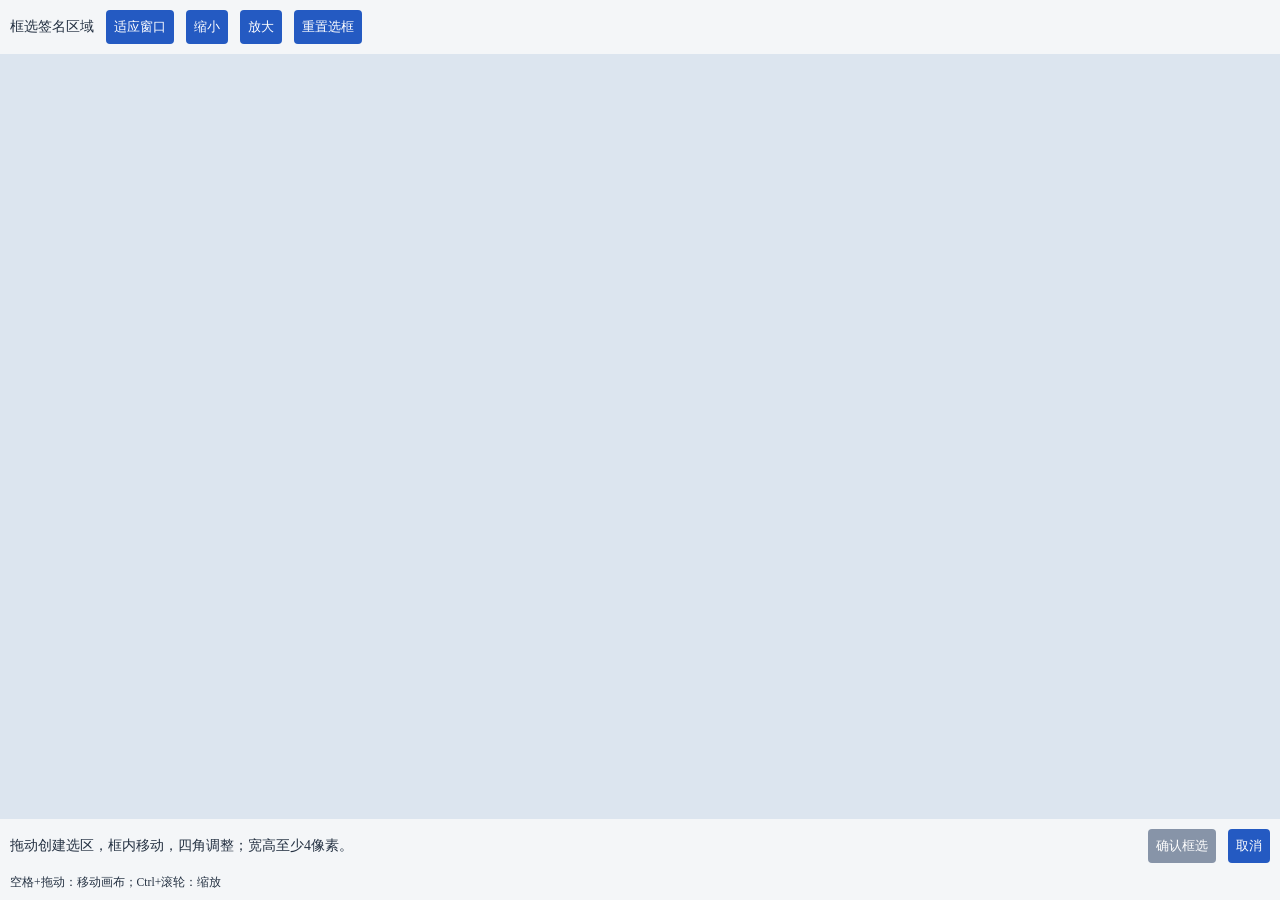
<file: app/crop/index.html>
<!doctype html><html lang="zh-CN"><meta charset="utf-8"><style>
*{box-sizing:border-box}body{margin:0;font:14px 'Microsoft YaHei';background:#f4f6f8;color:#243142;height:100vh;overflow:hidden;display:flex;flex-direction:column}header,footer{flex-shrink:0;flex-wrap:wrap;padding:10px;display:flex;gap:12px;align-items:center}button{background:#245ac2;color:white;border:0;border-radius:4px;padding:8px}button:disabled{background:#8794a8}#view{position:relative;flex:1;overflow:hidden;min-height:0;background:#dce5ef;touch-action:none}#stage{position:absolute;touch-action:none;user-select:none}img{display:block;width:100%;height:100%;pointer-events:none}#box{position:absolute;border:2px solid #245ac2;background:#245ac222;cursor:move}i{position:absolute;width:12px;height:12px;background:white;border:2px solid #245ac2}i:nth-child(1){left:-7px;top:-7px;cursor:nwse-resize}i:nth-child(2){right:-7px;top:-7px;cursor:nesw-resize}i:nth-child(3){right:-7px;bottom:-7px;cursor:nwse-resize}i:nth-child(4){left:-7px;bottom:-7px;cursor:nesw-resize}
footer #message{flex:1;min-width:180px}footer small{flex-basis:100%}#view.hand,#view.hand *{cursor:grab!important}#view.panning,#view.panning *{cursor:grabbing!important}</style><header>框选签名区域 <button id="fit">适应窗口</button><button id="minus">缩小</button><button id="plus">放大</button><button id="reset">重置选框</button><span id="info"></span></header><div id="view"><div id="stage"><img id="image"><div id="box" hidden><i data-corner="0"></i><i data-corner="1"></i><i data-corner="2"></i><i data-corner="3"></i></div></div></div><footer><span id="message">拖动创建选区，框内移动，四角调整；宽高至少4像素。</span><button id="confirm" disabled>确认框选</button><button id="cancel">取消</button><small>空格+拖动：移动画布；Ctrl+滚轮：缩放</small></footer><script>const data=/* DATA */;/* SCRIPT */</script></html>
</file>
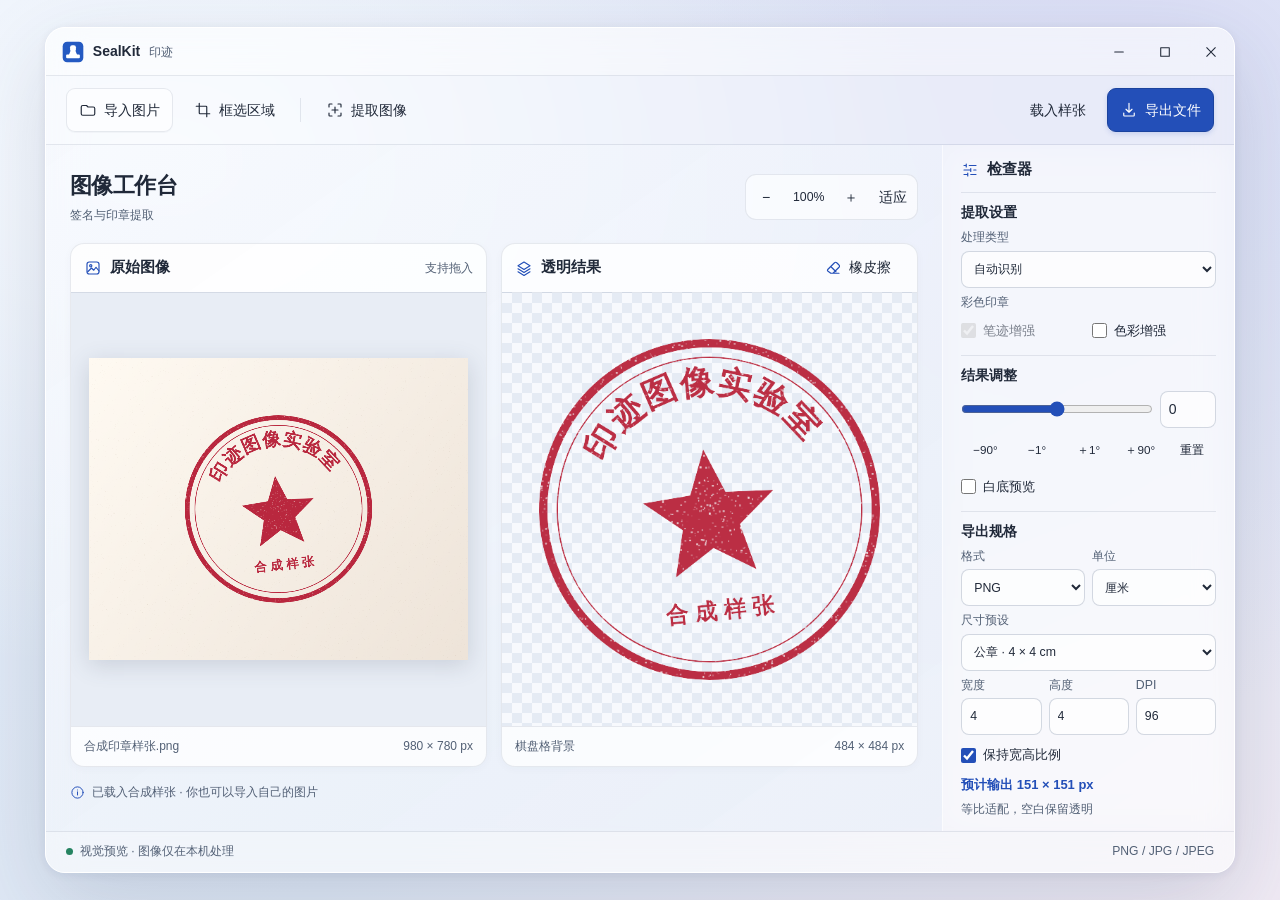
<file: ui_sealkit_preview.html>
<!doctype html>
<html lang="zh-CN">
<head>
<meta charset="utf-8">
<meta name="viewport" content="width=device-width, initial-scale=1">
<title>SealKit 印迹 · 视觉预览</title>
<style>
  :root{color-scheme:light;--ink:#202939;--muted:#526075;--line:#273e621b;--blue:#234fb8;--blue-hover:#1b419e;--paper:#fff;--glass:#ffffff42;--mist:#edf2fa}
  *{box-sizing:border-box}
  body{margin:0;min-height:100vh;padding:clamp(12px,3vh,42px) clamp(10px,3.5vw,56px);display:grid;align-items:center;background:radial-gradient(ellipse at 12% 18%,#f7faff 0,transparent 49%),radial-gradient(ellipse at 88% 4%,#dcdff6 0,transparent 55%),linear-gradient(145deg,#e3ecf8,#dee7f4 62%,#f0eaf4);color:var(--ink);font:0.875rem/1.5 "Segoe UI Variable","Segoe UI","Microsoft YaHei UI",sans-serif}
  button,input,select{font:inherit;color:inherit}
  button,select,input[type=checkbox],input[type=range]{cursor:pointer}
  button{min-height:44px;border:1px solid transparent;border-radius:9px;background:transparent;padding:0 12px;display:inline-flex;align-items:center;justify-content:center;gap:7px;white-space:nowrap;transition:background 150ms,border-color 150ms}
  button:hover{background:#284d9310}
  button:active{background:#284d9321}
  button:disabled{opacity:.45;cursor:default;background:transparent}
  :focus-visible{outline:3px solid #3074dc;outline-offset:2px}
  [hidden]{display:none!important}
  .icon{width:18px;height:18px;flex:none;fill:none;stroke:currentColor;stroke-width:1.55;stroke-linecap:round;stroke-linejoin:round}
  .window{width:100%;max-width:1450px;margin:auto;border:1px solid #fff;border-radius:20px;overflow:hidden;background:#ffffff59;backdrop-filter:blur(18px);box-shadow:0 28px 85px #24395e29,0 2px 12px #23375d14}
  .window.max{max-width:none;border-radius:0}
  body:has(.window.max){padding:0;align-items:start}
  .titlebar{height:48px;display:flex;align-items:center;justify-content:space-between;border-bottom:1px solid var(--line);background:#ffffff56}
  .brand{display:flex;align-items:center;gap:9px;padding-inline:16px}
  .brand svg{width:22px;height:22px}
  .brand b{font-size:.875rem;font-weight:650}
  .brand span{color:var(--muted);font-size:.75rem}
  .caption{display:flex;height:100%}
  .caption button{border:0;border-radius:0;width:46px;padding:0}
  .caption svg{width:12px;height:12px;stroke-width:1.25}
  .caption .close:hover{color:#fff;background:#c42b1c}
  .toolbar{padding:12px 20px;display:flex;align-items:center;flex-wrap:wrap;gap:8px;border-bottom:1px solid var(--line)}
  .toolbar .divider{height:24px;border-left:1px solid var(--line);margin:0 4px}
  .push{margin-inline-start:auto}
  .secondary{background:#ffffff89;border-color:var(--line);box-shadow:0 1px 1px #24395e09}
  .primary{background:var(--blue);color:#fff;border-color:#1b439e;box-shadow:0 2px 5px #234fb82b}
  .primary:hover,.primary:active{background:var(--blue-hover)}
  .primary:disabled{background:#52658e;color:#fff}
  .work{display:grid;grid-template-columns:minmax(0,1fr) 292px;min-height:590px}
  .workspace{padding:24px;background:linear-gradient(145deg,#f5f8fd99,#eaf0fa90);min-width:0}
  h1,h2,h3,p{margin:0}
  h1{font-size:1.4rem;letter-spacing:-.025em;font-weight:660}
  h2{font-size:.94rem;font-weight:660}
  h3{font-size:.88rem;font-weight:650}
  .work-head{display:flex;align-items:center;justify-content:space-between;gap:8px;margin-bottom:18px;flex-wrap:wrap}
  .work-head p{color:var(--muted);font-size:.78rem;margin-top:3px}
  .view-controls{display:flex;align-items:center;gap:2px;border:1px solid var(--line);background:#fff9;border-radius:11px;padding:0 2px}
  .view-controls button{min-width:36px;padding:0 7px}
  .view-controls output{min-width:45px;text-align:center;font-size:.77rem;font-variant-numeric:tabular-nums}
  .panels{display:grid;grid-template-columns:repeat(2,minmax(0,1fr));gap:14px}
  .panel{min-width:0;border:1px solid var(--line);border-radius:14px;overflow:hidden;background:#ffffffc4;box-shadow:0 2px 8px #24395e08}
  .panel header,.panel footer{display:flex;align-items:center;justify-content:space-between;gap:6px;padding:0 13px;min-height:48px}
  .panel header div{display:flex;align-items:center;gap:8px}
  .panel header .icon{color:var(--blue)}
  .panel footer{min-height:40px;border-top:1px solid var(--line);color:var(--muted);font-size:.75rem;font-variant-numeric:tabular-nums}
  .file-name{overflow:hidden;text-overflow:ellipsis;white-space:nowrap}
  .panel footer span:last-child{flex:none}
  .viewport{position:relative;height:clamp(280px,35vw,434px);overflow:auto;display:grid;border-top:1px solid var(--line);background:#e8edf5;overscroll-behavior:contain}
  .viewport.dragover{outline:3px solid var(--blue);outline-offset:-3px}
  .viewport .art{display:block;margin:auto;max-width:none;max-height:none}
  .source .art{box-shadow:0 5px 22px #4b556a31}
  .checker{background:repeating-conic-gradient(#e5ebf4 0% 25%,#f7f9fd 0% 50%) 0 0/20px 20px}
  .checker.white{background:#fff}
  .empty{place-self:center;padding:16px;text-align:center;color:var(--muted)}
  .status-strip{display:flex;align-items:center;gap:7px;margin-top:16px;color:var(--muted);font-size:.78rem;flex-wrap:wrap}
  .status-strip .icon{color:var(--blue);width:15px;height:15px}
  .inspector{background:var(--glass);backdrop-filter:blur(16px);border-left:1px solid #fff9;padding:18px}
  .inspector-title{display:flex;align-items:center;gap:8px;padding-bottom:11px}
  .inspector-title .icon{color:var(--blue)}
  .group{border-top:1px solid var(--line);padding:12px 0;display:grid;gap:8px}
  .group:last-child{padding-bottom:0}
  .field{display:grid;gap:4px;color:var(--muted);font-size:.77rem;min-width:0}
  select,input[type=number]{width:100%;min-width:0;background:#ffffffab;border:1px solid #53688840;border-radius:8px;min-height:37px;padding:4px 8px;color:var(--ink)}
  input[type=checkbox],input[type=range]{accent-color:var(--blue)}
  input[type=range]{width:100%;margin:0}
  .row{display:flex;gap:7px;align-items:center}
  .row>*{min-width:0}
  .grid2,.grid3{display:grid;gap:7px;grid-template-columns:repeat(2,minmax(0,1fr))}
  .grid3{grid-template-columns:repeat(3,minmax(0,1fr))}
  .toggle{min-height:35px;display:flex;align-items:center;gap:7px;cursor:pointer;color:var(--ink);font-size:.81rem}
  .toggle input{width:15px;height:15px;margin:0}
  .toggle:has(:disabled){opacity:.58}
  .note{font-size:.75rem;color:var(--muted)}
  .estimate{font-variant-numeric:tabular-nums;font-weight:650;color:var(--blue);font-size:.81rem}
  .format-note{min-height:1.1rem}
  .rotate-buttons{display:grid;grid-template-columns:repeat(5,1fr);gap:3px}
  .rotate-buttons button{padding:0 2px;min-height:34px;font-size:.73rem}
  .window-footer{padding:0 20px;min-height:41px;display:flex;justify-content:space-between;align-items:center;gap:10px;flex-wrap:wrap;background:#ffffff57;border-top:1px solid var(--line);color:var(--muted);font-size:.76rem}
  .window-footer span:first-child{display:flex;align-items:center;gap:7px}
  .dot{width:7px;height:7px;border-radius:50%;background:#258361}
  .restore{margin:auto}
  .window.collapsed .hide-on-collapse{display:none}
  dialog{width:min(640px,calc(100% - 24px));max-height:calc(100% - 24px);padding:0;border:1px solid #fff;border-radius:16px;background:#f3f6fc;color:var(--ink);box-shadow:0 24px 80px #192b5648}
  dialog::backdrop{background:#24375666;backdrop-filter:blur(6px)}
  dialog header,dialog footer{padding:12px 16px;display:flex;align-items:center;gap:8px;flex-wrap:wrap}
  dialog footer{justify-content:flex-end}
  .crop-view{height:min(48vh,370px);background:#e1e8f3;overflow:auto;display:grid;padding:12px}
  .crop-art{position:relative;margin:auto;touch-action:none;cursor:crosshair;line-height:0}
  .crop-art canvas{width:100%;height:auto}
  .selection{position:absolute;border:2px solid #285fcd;background:#377df232;pointer-events:none;box-shadow:0 0 0 1px #fff}
  .crop-fields{display:grid;grid-template-columns:repeat(4,minmax(0,1fr));gap:8px;padding:10px 16px 0}
  .editbar{display:flex;flex-wrap:wrap;gap:4px;padding:6px 8px;border-top:1px solid var(--line)}
  .editbar button{min-height:36px;padding:0 6px;font-size:.75rem}
  .editbar label{display:flex;align-items:center;gap:6px;font-size:.75rem;padding:0 5px}
  .editbar input{width:65px}
  .editing .art{touch-action:none;cursor:none}
  .editing .art.grab{cursor:grab}
  .brush-cursor{position:fixed;z-index:2;pointer-events:none;border:1px solid var(--ink);border-radius:50%;box-shadow:0 0 0 1px #fff;transform:translate(-50%,-50%)}
  @media(max-width:1020px){.work{grid-template-columns:minmax(0,1fr) 254px}.workspace{padding:16px}.inspector{padding:14px}.panel header,.panel footer{padding-inline:9px}}
  @media(max-width:770px){.work{grid-template-columns:1fr}.inspector{border-top:1px solid var(--line);border-left:0;display:grid;grid-template-columns:repeat(2,minmax(0,1fr));gap:0 16px}.inspector-title{grid-column:1/-1}.viewport{height:300px}.toolbar,.window-footer{padding-inline:12px}}
  @media(max-width:510px){.panels{grid-template-columns:1fr}.viewport{height:268px}.workspace{padding:12px}.toolbar .divider{display:none}.toolbar button{padding-inline:8px}.toolbar .push{margin-inline-start:0}}
  @media(min-width:771px) and (max-height:930px){.work{min-height:0}.inspector{padding-block:13px}.group{padding:9px 0;gap:5px}.toggle{min-height:30px}}
  @media(prefers-reduced-motion:reduce){*,*::before,*::after{transition:none!important}}
</style>
</head>
<body>
<svg xmlns="http://www.w3.org/2000/svg" aria-hidden="true" width="0" height="0" style="position:absolute">
  <symbol id="open-icon" viewBox="0 0 24 24"><path d="M3 8a2 2 0 0 1 2-2h5l2 2h7a2 2 0 0 1 2 2v7a2 2 0 0 1-2 2H5a2 2 0 0 1-2-2Z"/></symbol>
  <symbol id="crop-icon" viewBox="0 0 24 24"><path d="M7 3v13a1 1 0 0 0 1 1h13M3 7h13a1 1 0 0 1 1 1v13"/></symbol>
  <symbol id="scan-icon" viewBox="0 0 24 24"><path d="M8 4H5a1 1 0 0 0-1 1v3m12-4h3a1 1 0 0 1 1 1v3M4 16v3a1 1 0 0 0 1 1h3m12-4v3a1 1 0 0 1-1 1h-3M8 12h8m-4-4v8"/></symbol>
  <symbol id="export-icon" viewBox="0 0 24 24"><path d="M12 3v12m-4-4 4 4 4-4M5 16v3a1 1 0 0 0 1 1h12a1 1 0 0 0 1-1v-3"/></symbol>
  <symbol id="image-icon" viewBox="0 0 24 24"><rect x="4" y="4" width="16" height="16" rx="3"/><circle cx="9" cy="9" r="1.5"/><path d="m5 17 5-5 3 3 3-4 4 5"/></symbol>
  <symbol id="layers-icon" viewBox="0 0 24 24"><path d="m12 4 8 5-8 5-8-5 8-5Zm-8 9 8 5 8-5m-16 4 8 5 8-5"/></symbol>
  <symbol id="eraser-icon" viewBox="0 0 24 24"><path d="m5 14 9-9a2 2 0 0 1 3 0l3 3a2 2 0 0 1 0 3l-8 8H9l-4-3a1.5 1.5 0 0 1 0-2Zm4-4 7 7m-5 2h9"/></symbol>
  <symbol id="sliders-icon" viewBox="0 0 24 24"><path d="M4 6h3m4 0h9M4 12h9m4 0h3M4 18h5m4 0h7M7 4v4m6 2v4M9 16v4"/></symbol>
  <symbol id="info-icon" viewBox="0 0 24 24"><circle cx="12" cy="12" r="9"/><path d="M12 11v5m0-8h.01"/></symbol>
</svg>
<div class="window" id="window">
  <header class="titlebar">
    <div class="brand">
      <svg viewBox="0 0 256 256" aria-hidden="true"><rect x="8" y="8" width="240" height="240" rx="52" fill="#245ac2"/><rect x="94" y="48" width="68" height="72" rx="24" fill="white"/><polygon points="104,102 152,102 176,164 80,164" fill="white"/><rect x="48" y="158" width="160" height="44" rx="12" fill="white"/></svg>
      <b>SealKit</b><span>印迹</span>
    </div>
    <div class="caption" aria-label="预览窗口控件">
      <button id="minimize" type="button" aria-label="最小化预览" title="最小化"><svg class="icon" viewBox="0 0 14 14" aria-hidden="true"><path d="M2 7h10"/></svg></button>
      <button id="maximize" type="button" aria-label="最大化预览" title="最大化"><svg class="icon" viewBox="0 0 14 14" aria-hidden="true"><path id="maxGlyph" d="M2 2h10v10H2Z"/></svg></button>
      <button id="close" class="close" type="button" aria-label="关闭预览" title="关闭"><svg class="icon" viewBox="0 0 14 14" aria-hidden="true"><path d="m2 2 10 10M12 2 2 12"/></svg></button>
    </div>
  </header>
  <nav class="toolbar hide-on-collapse" aria-label="图像操作">
    <button id="import" class="secondary" type="button"><svg class="icon" aria-hidden="true"><use href="#open-icon"/></svg>导入图片</button>
    <input id="file" type="file" accept="image/png,image/jpeg,.png,.jpg,.jpeg" hidden>
    <button id="crop" type="button"><svg class="icon" aria-hidden="true"><use href="#crop-icon"/></svg>框选区域</button>
    <span class="divider" aria-hidden="true"></span>
    <button id="extract" type="button"><svg class="icon" aria-hidden="true"><use href="#scan-icon"/></svg>提取图像</button>
    <button id="sample" class="push" type="button">载入样张</button>
    <button id="export" class="primary" type="button"><svg class="icon" aria-hidden="true"><use href="#export-icon"/></svg>导出文件</button>
  </nav>
  <main class="work hide-on-collapse">
    <section class="workspace" aria-labelledby="workspaceTitle">
      <div class="work-head">
        <div><h1 id="workspaceTitle">图像工作台</h1><p>签名与印章提取</p></div>
        <div class="view-controls" role="group" aria-label="画布缩放">
          <button id="zoomOut" type="button" aria-label="缩小画布">−</button>
          <output id="zoomValue" aria-label="相对适应倍率">100%</output>
          <button id="zoomIn" type="button" aria-label="放大画布">＋</button>
          <button id="fit" type="button">适应</button>
        </div>
      </div>
      <div class="panels">
        <article class="panel">
          <header><div><svg class="icon" aria-hidden="true"><use href="#image-icon"/></svg><h2>原始图像</h2></div><span class="note">支持拖入</span></header>
          <div id="sourceView" class="viewport source" tabindex="0" aria-label="原图画布，可拖入 PNG 或 JPEG">
            <canvas id="source" class="art" role="img" aria-label="原图预览"></canvas>
          </div>
          <footer><span id="fileName" class="file-name">合成印章样张.png</span><span id="sourceSize"></span></footer>
        </article>
        <article class="panel">
          <header><div><svg class="icon" aria-hidden="true"><use href="#layers-icon"/></svg><h2>透明结果</h2></div><button id="eraser" type="button" aria-expanded="false"><svg class="icon" aria-hidden="true"><use href="#eraser-icon"/></svg>橡皮擦</button></header>
          <div id="resultView" class="viewport checker" tabindex="0" aria-label="透明结果画布">
            <canvas id="result" class="art" role="img" aria-label="去背景后的图像预览"></canvas>
            <p id="empty" class="empty" hidden>点击「提取图像」查看透明结果</p>
          </div>
          <div id="editbar" class="editbar" hidden>
            <label>笔刷 <input id="brush" type="range" min="4" max="96" value="24"></label>
            <button id="undo" type="button">撤销</button><button id="redo" type="button">重做</button>
            <button id="hand" type="button" aria-pressed="false">抓手</button>
            <button id="finish" class="primary" type="button">完成编辑</button><button id="cancelEdit" type="button">取消</button>
          </div>
          <footer><span id="backgroundLabel">棋盘格背景</span><span id="resultSize"></span></footer>
        </article>
      </div>
      <p class="status-strip"><svg class="icon" aria-hidden="true"><use href="#info-icon"/></svg><span id="status" role="status" aria-live="polite">已载入合成样张 · 你也可以导入自己的图片</span></p>
    </section>
    <aside class="inspector" aria-labelledby="inspectorTitle">
      <div class="inspector-title"><svg class="icon" aria-hidden="true"><use href="#sliders-icon"/></svg><h2 id="inspectorTitle">检查器</h2></div>
      <section class="group"><h3>提取设置</h3>
        <label class="field">处理类型<select id="kind"><option value="auto">自动识别</option><option value="black">黑色签名</option><option value="color">彩色印章</option></select></label>
        <p class="note" id="classification">识别为彩色印章</p>
        <div class="grid2"><label class="toggle"><input id="ink" type="checkbox" checked>笔迹增强</label><label class="toggle"><input id="color" type="checkbox">色彩增强</label></div>
      </section>
      <section class="group"><h3>结果调整</h3>
        <div class="row"><input id="angle" type="range" min="-180" max="180" value="0" aria-label="旋转角度滑块"><label style="width:75px"><input id="degrees" type="number" min="-180" max="180" step="0.1" value="0" aria-label="旋转角度（度）"></label></div>
        <div class="rotate-buttons">
          <button type="button" data-turn="-90">−90°</button><button type="button" data-turn="-1">−1°</button><button type="button" data-turn="1">＋1°</button><button type="button" data-turn="90">＋90°</button><button type="button" data-turn="0">重置</button>
        </div>
        <label class="toggle"><input id="white" type="checkbox">白底预览</label>
      </section>
      <section class="group"><h3>导出规格</h3>
        <div class="grid2">
          <label class="field">格式<select id="format"><option>PNG</option><option>GIF</option></select></label>
          <label class="field">单位<select id="unit"><option value="cm">厘米</option><option value="px">像素</option></select></label>
        </div>
        <label class="field">尺寸预设<select id="preset">
          <option value="signature">手写签名 · 高 1.1 cm</option><option value="signature09">手写签名 · 高 0.9 cm</option><option value="legal">法人章 · 1.6 × 1.6 cm</option><option value="builder">建造师章 · 4 × 2.8 cm</option><option value="official" selected>公章 · 4 × 4 cm</option><option value="custom">自定义</option>
        </select></label>
        <div class="grid3">
          <label class="field">宽度<input id="width" type="number" min="0.001" step="any" value="4"></label>
          <label class="field">高度<input id="height" type="number" min="0.001" step="any" value="4"></label>
          <label class="field">DPI<input id="dpi" type="number" min="1" max="2400" step="any" value="96"></label>
        </div>
        <label class="toggle"><input id="ratio" type="checkbox" checked>保持宽高比例</label>
        <output id="estimate" class="estimate" aria-live="polite"></output>
        <p id="formatNote" class="note format-note">等比适配，空白保留透明</p>
      </section>
    </aside>
  </main>
  <footer class="window-footer hide-on-collapse"><span><i class="dot" aria-hidden="true"></i>视觉预览 · 图像仅在本机处理</span><span>PNG / JPG / JPEG</span></footer>
</div>
<button id="restore" type="button" class="secondary restore" hidden>重新打开 SealKit 预览</button>
<div id="brushCursor" class="brush-cursor" aria-hidden="true" hidden></div>
<dialog id="cropDialog" aria-labelledby="cropTitle">
  <header><h2 id="cropTitle">框选区域</h2><button id="cropFit" type="button" class="push">适应</button><button id="cropOut" type="button" aria-label="缩小框选画布">−</button><button id="cropIn" type="button" aria-label="放大框选画布">＋</button></header>
  <div id="cropView" class="crop-view" tabindex="0" aria-label="框选画布">
    <div id="cropArt" class="crop-art"><canvas id="cropCanvas" role="img" aria-label="待框选原图"></canvas><div id="selection" class="selection"></div></div>
  </div>
  <div class="crop-fields">
    <label class="field">左侧<input id="cropX" type="number" min="0" step="1"></label><label class="field">上方<input id="cropY" type="number" min="0" step="1"></label>
    <label class="field">宽度<input id="cropW" type="number" min="4" step="1"></label><label class="field">高度<input id="cropH" type="number" min="4" step="1"></label>
  </div>
  <footer><p class="note" style="margin-right:auto">拖动框选，或输入像素坐标</p><button id="cropReset" type="button">重置</button><button id="cropCancel" type="button">取消</button><button id="cropConfirm" type="button" class="primary">确认框选</button></footer>
</dialog>
<script>
  'use strict';
  const $ = id => document.getElementById(id);
  const source = $('source');
  const result = $('result');
  const clamp = (n, min, max) => Math.min(max, Math.max(min, n));
  const dimensions = canvas => `${canvas.width} × ${canvas.height} px`;
  const say = message => { $('status').textContent = message; };
  const canvas = (width, height) => Object.assign(document.createElement('canvas'), { width, height });
  const ctx = (target, frequent = false) => target.getContext('2d', { willReadFrequently: frequent });
  const copy = (target, image) => {
    target.width = image.width;
    target.height = image.height;
    ctx(target).drawImage(image, 0, 0);
  };
  let original, master, angle = 0, zoom = 1, cropZoom = 1, region;
  let editing = false, hand = false, space = false, gesture;
  let beforeEdit, undo = [], redo = [], strokeStart;
  let demo = true, importRequest = 0;

  // 画布生成合成样张，完全离线且不含真实印章材料。
  function sample() {
    const paper = canvas(980, 780);
    const stamp = canvas(550, 550);
    const pen = ctx(stamp);
    pen.translate(275, 275);
    pen.rotate(-.105);
    pen.strokeStyle = pen.fillStyle = '#b9273e';
    for (const [radius, width] of [[236, 12], [216, 2]]) {
      pen.beginPath(); pen.arc(0, 0, radius, 0, Math.PI * 2); pen.lineWidth = width; pen.stroke();
    }
    pen.font = '700 48px "Microsoft YaHei", sans-serif';
    pen.textAlign = 'center';
    pen.textBaseline = 'middle';
    [...'印迹图像实验室'].forEach((char, index) => {
      pen.save(); pen.rotate((index - 3) * .305); pen.fillText(char, 0, -178); pen.restore();
    });
    pen.beginPath();
    for (let i = 0; i < 10; i++) {
      const radius = i % 2 ? 43 : 98;
      const a = i * Math.PI / 5 - Math.PI / 2;
      pen.lineTo(Math.cos(a) * radius, Math.sin(a) * radius + 12);
    }
    pen.closePath(); pen.fill();
    pen.font = '600 32px "Microsoft YaHei", sans-serif';
    pen.fillText('合 成 样 张', 0, 146);
    let seed = 19;
    function random() {
      seed = (seed * 1664525 + 1013904223) >>> 0;
      return seed / 4294967296;
    }
    pen.resetTransform();
    pen.globalCompositeOperation = 'destination-out';
    for (let i = 0; i < 4200; i++) {
      pen.globalAlpha = random() * .55;
      pen.fillRect(random() * 550, random() * 550, 1 + random() * 2, 1 + random() * 2);
    }
    const surface = ctx(paper);
    const wash = surface.createLinearGradient(0, 0, 980, 780);
    wash.addColorStop(0, '#fffaf2'); wash.addColorStop(1, '#eee4d9');
    surface.fillStyle = wash; surface.fillRect(0, 0, 980, 780);
    surface.fillStyle = '#8b7051';
    for (let i = 0; i < 8500; i++) {
      surface.globalAlpha = random() * .15;
      surface.fillRect(random() * 980, random() * 780, 1, 1);
    }
    surface.globalAlpha = 1;
    surface.drawImage(stamp, 215, 115);
    return paper;
  }

  function scaleArt(target, view) {
    if (target.hidden) return;
    const inset = target === result ? 74 : 36;
    const scale = Math.min((view.clientWidth - inset) / target.width, (view.clientHeight - inset) / target.height) * zoom;
    target.style.width = Math.max(1, target.width * scale) + 'px';
    target.style.height = Math.max(1, target.height * scale) + 'px';
  }
  function layout() {
    scaleArt(source, $('sourceView'));
    scaleArt(result, $('resultView'));
    $('zoomValue').value = Math.round(zoom * 100) + '%';
  }
  function setZoom(value) {
    zoom = clamp(value, .5, 4);
    layout();
    for (const view of [$('sourceView'), $('resultView')]) {
      view.scrollLeft = (view.scrollWidth - view.clientWidth) / 2;
      view.scrollTop = (view.scrollHeight - view.clientHeight) / 2;
    }
  }
  const layoutWatch = new ResizeObserver(layout);
  layoutWatch.observe($('sourceView'));
  layoutWatch.observe($('resultView'));
  $('zoomOut').onclick = () => setZoom(zoom / 1.25);
  $('zoomIn').onclick = () => setZoom(zoom * 1.25);
  $('fit').onclick = () => setZoom(1);

  function classify() {
    const pixels = ctx(source, true).getImageData(0, 0, source.width, source.height).data;
    let colored = 0, dark = 0;
    for (let i = 0; i < pixels.length; i += 32) {
      if (pixels[i+3] < 40) continue;
      const [r, g, b] = [pixels[i], pixels[i+1], pixels[i+2]];
      if (Math.max(r,g,b) - Math.min(r,g,b) > 36) colored++;
      if (Math.max(r,g,b) < 165) dark++;
    }
    return colored > 8 && colored >= dark * .45 ? 'color' : dark > 8 ? 'black' : 'unknown';
  }
  let detected = 'unknown';
  const kind = () => $('kind').value === 'auto' ? detected : $('kind').value;
  function controls() {
    const active = kind();
    $('classification').textContent = { color: '彩色印章', black: '黑色签名', unknown: '无法可靠识别，可框选或手动指定类型' }[active];
    $('ink').disabled = editing || active !== 'black';
    $('color').disabled = editing || active !== 'color';
    $('extract').disabled = editing || active === 'unknown';
    for (const id of ['import','crop','sample','kind']) $(id).disabled = editing;
    for (const node of document.querySelectorAll('[data-turn],#angle,#degrees,#eraser')) node.disabled = editing || !master;
    estimate();
  }
  function showSource(image) {
    source.getContext('2d', { willReadFrequently:true });
    copy(source, image);
    $('sourceSize').textContent = dimensions(source);
    detected = classify();
    $('kind').value = 'auto';
    master = null;
    angle = 0;
    renderResult();
  }
  function inkBounds(image) {
    const data = ctx(image, true).getImageData(0,0,image.width,image.height).data;
    let left = image.width, top = image.height, right = 0, bottom = 0;
    for (let y = 0; y < image.height; y++) {
      for (let x = 0; x < image.width; x++) {
        if (data[(y * image.width + x) * 4 + 3] < 12) continue;
        left = Math.min(left,x); top = Math.min(top,y);
        right = Math.max(right,x+1); bottom = Math.max(bottom,y+1);
      }
    }
    return right > left && bottom > top ? [left, top, right-left, bottom-top] : null;
  }
  // 浏览器演示使用轻量分离，仅用于呈现提取界面状态。
  function extract() {
    const mode = kind();
    if (mode === 'unknown') return;
    const layer = canvas(source.width, source.height);
    const layerCtx = ctx(layer, true);
    layerCtx.drawImage(source,0,0);
    const image = layerCtx.getImageData(0,0,layer.width,layer.height);
    const d = image.data;
    for (let i = 0; i < d.length; i += 4) {
      const r = d[i], g = d[i+1], b = d[i+2];
      const max = Math.max(r,g,b), min = Math.min(r,g,b);
      if (mode === 'color') {
        const strength = clamp((max-min-27) / ($('color').checked ? 99 : 123),0,1);
        d[i+3] *= strength;
      } else {
        const strength = clamp((220-max) / ($('ink').checked ? 157 : 195),0,1);
        d[i] = d[i+1] = d[i+2] = 25;
        d[i+3] *= strength;
      }
    }
    layerCtx.putImageData(image,0,0);
    const box = inkBounds(layer);
    master = box ? canvas(box[2],box[3]) : null;
    if (master) ctx(master, true).drawImage(layer,...box,0,0,master.width,master.height);
    angle = 0;
    renderResult();
    say(master ? '已生成透明结果' : '当前区域没有可预览的墨迹，请调整选区或处理类型');
  }
  function renderResult() {
    $('angle').value = $('degrees').value = angle;
    result.hidden = !master;
    $('empty').hidden = Boolean(master);
    $('resultSize').textContent = '';
    if (master) {
      const theta = -angle * Math.PI / 180;
      const c = Math.abs(Math.cos(theta)), s = Math.abs(Math.sin(theta));
      result.width = Math.max(1,Math.ceil(master.width*c + master.height*s - 1e-9));
      result.height = Math.max(1,Math.ceil(master.width*s + master.height*c - 1e-9));
      const pen = ctx(result, true);
      pen.translate(result.width/2,result.height/2);
      pen.rotate(theta);
      pen.drawImage(master,-master.width/2,-master.height/2);
      pen.resetTransform();
      $('resultSize').textContent = dimensions(result);
    }
    controls();
    layout();
  }
  function rotation(value) {
    if (!master || editing || !Number.isFinite(value)) return;
    angle = clamp(value,-180,180);
    renderResult();
  }
  $('angle').oninput = event => rotation(Number(event.target.value));
  $('degrees').onchange = event => rotation(Number(event.target.value));
  for (const button of document.querySelectorAll('[data-turn]')) {
    button.onclick = () => rotation(Number(button.dataset.turn) ? angle + Number(button.dataset.turn) : 0);
  }
  $('white').onchange = event => {
    $('resultView').classList.toggle('white', event.target.checked);
    $('backgroundLabel').textContent = event.target.checked ? '白底预览' : '棋盘格背景';
  };
  $('kind').onchange = () => {
    master = null;
    angle = 0;
    renderResult();
    say('处理类型已改变，请重新提取');
  };
  $('ink').onchange = () => say('笔迹增强设置已改变，请重新提取');
  $('color').onchange = () => { if (master) extract(); };
  $('extract').onclick = extract;
  function loadSample() {
    importRequest++;
    demo = true;
    original = sample();
    $('fileName').textContent = '合成印章样张.png';
    showSource(original);
    extract();
    say('已载入合成样张 · 你也可以导入自己的图片');
    setZoom(1);
  }
  async function loadFile(file) {
    if (!file || editing) return;
    const request = ++importRequest;
    if (!/\.(png|jpe?g)$/i.test(file.name) || file.size > 30 * 1024 * 1024) {
      say('请选择 30 MiB 以内的 PNG 或 JPEG 图片');
      return;
    }
    const url = URL.createObjectURL(file);
    try {
      const image = new Image();
      image.src = url;
      await image.decode();
      if (request !== importRequest || editing) return;
      const factor = Math.min(1,1600 / Math.max(image.naturalWidth,image.naturalHeight));
      original = canvas(Math.max(1,Math.round(image.naturalWidth*factor)),Math.max(1,Math.round(image.naturalHeight*factor)));
      ctx(original).drawImage(image,0,0,original.width,original.height);
      demo = false;
      $('fileName').textContent = file.name;
      showSource(original);
      setZoom(1);
      say(factor < 1 ? '已导入，预览已缩至最长边 1600 px' : '已导入 · 可直接提取或先框选区域');
    } catch {
      if (request === importRequest) say('无法打开该图片，请换用有效的 PNG 或 JPEG');
    } finally { URL.revokeObjectURL(url); }
  }
  $('import').onclick = () => $('file').click();
  $('file').onchange = event => { loadFile(event.target.files[0]); event.target.value = ''; };
  $('sample').onclick = loadSample;
  const drop = $('sourceView');
  drop.ondragover = event => { event.preventDefault(); if (!editing) drop.classList.add('dragover'); };
  drop.ondragleave = () => drop.classList.remove('dragover');
  drop.ondrop = event => { event.preventDefault(); drop.classList.remove('dragover'); loadFile(event.dataTransfer.files[0]); };

  const cropIds = ['cropX','cropY','cropW','cropH'];
  const cropArt = $('cropArt');
  let cropStart;
  function drawCrop() {
    const [x,y,w,h] = region;
    cropIds.forEach((id, i) => { $(id).value = region[i]; });
    Object.assign($('selection').style,{
      left: x/original.width*100+'%', top: y/original.height*100+'%',
      width: w/original.width*100+'%', height: h/original.height*100+'%'
    });
    $('cropConfirm').disabled = !region.every(Number.isInteger) || w < 4 || h < 4 || x < 0 || y < 0 || x+w > original.width || y+h > original.height;
  }
  function cropScale(value) {
    cropZoom = clamp(value,.5,4);
    const view = $('cropView');
    const fit = Math.min((view.clientWidth-28)/original.width,(view.clientHeight-28)/original.height);
    cropArt.style.width = Math.max(1,original.width*fit*cropZoom)+'px';
  }
  function resetCrop() { region = [0,0,original.width,original.height]; drawCrop(); }
  $('crop').onclick = () => {
    copy($('cropCanvas'),original);
    $('cropDialog').showModal();
    resetCrop();
    cropScale(1);
  };
  function pixelPoint(event, node, width, height) {
    const box = node.getBoundingClientRect();
    return [Math.round(clamp((event.clientX-box.left)/box.width,0,1)*width),
      Math.round(clamp((event.clientY-box.top)/box.height,0,1)*height)];
  }
  cropArt.onpointerdown = event => {
    if (event.button !== 0) return;
    cropStart = pixelPoint(event,cropArt,original.width,original.height);
    cropArt.setPointerCapture(event.pointerId);
  };
  cropArt.onpointermove = event => {
    if (!cropStart) return;
    const [x,y] = pixelPoint(event,cropArt,original.width,original.height);
    region = [Math.min(x,cropStart[0]),Math.min(y,cropStart[1]),Math.abs(x-cropStart[0]),Math.abs(y-cropStart[1])];
    drawCrop();
  };
  cropArt.onlostpointercapture = () => { cropStart = null; };
  for (const id of cropIds) $(id).onchange = () => { region = cropIds.map(key => Number($(key).value)); drawCrop(); };
  $('cropFit').onclick = () => cropScale(1);
  $('cropOut').onclick = () => cropScale(cropZoom/1.25);
  $('cropIn').onclick = () => cropScale(cropZoom*1.25);
  $('cropView').addEventListener('wheel',event => {
    if (!event.ctrlKey) return;
    event.preventDefault(); cropScale(cropZoom*(event.deltaY<0?1.2:1/1.2));
  },{passive:false});
  $('cropReset').onclick = resetCrop;
  $('cropCancel').onclick = () => $('cropDialog').close();
  $('cropConfirm').onclick = () => {
    const cropped = canvas(region[2],region[3]);
    ctx(cropped).drawImage(original,...region,0,0,cropped.width,cropped.height);
    $('cropDialog').close();
    showSource(cropped);
    say('已框选区域 · 可提取当前区域');
  };

  // 橡皮擦只改 Alpha，取消时恢复进入编辑前的结果。
  function editControls() {
    $('undo').disabled = !undo.length || Boolean(strokeStart);
    $('redo').disabled = !redo.length || Boolean(strokeStart);
    $('finish').disabled = !undo.length || Boolean(strokeStart);
  }
  function startEdit() {
    editing = true;
    beforeEdit = ctx(result,true).getImageData(0,0,result.width,result.height);
    undo = []; redo = [];
    $('editbar').hidden = false;
    $('eraser').setAttribute('aria-expanded','true');
    $('resultView').classList.add('editing');
    controls(); editControls();
    $('brush').focus();
    say('拖动擦除 · 空格或抓手平移 · Ctrl＋滚轮缩放');
  }
  function leaveEdit() {
    editing = false;
    hand = false;
    result.classList.remove('grab');
    $('brushCursor').hidden = true;
    $('hand').setAttribute('aria-pressed','false');
    $('editbar').hidden = true;
    $('eraser').setAttribute('aria-expanded','false');
    $('resultView').classList.remove('editing');
    controls();
    $('eraser').focus();
  }
  $('eraser').onclick = startEdit;
  $('hand').onclick = () => {
    hand = !hand;
    $('hand').setAttribute('aria-pressed',String(hand));
    result.classList.toggle('grab',hand || space);
    $('brushCursor').hidden = true;
  };
  function snapshot() { return ctx(result,true).getImageData(0,0,result.width,result.height); }
  function history(from,to) {
    if (!from.length || strokeStart) return;
    to.push(snapshot());
    ctx(result,true).putImageData(from.pop(),0,0);
    editControls();
  }
  $('undo').onclick = () => history(undo,redo);
  $('redo').onclick = () => history(redo,undo);
  $('cancelEdit').onclick = () => {
    ctx(result,true).putImageData(beforeEdit,0,0);
    leaveEdit();
    say('已取消橡皮擦编辑');
  };
  $('finish').onclick = () => {
    const box = inkBounds(result);
    if (!box) { say('已擦除全部墨迹，请撤销部分笔划'); return; }
    master = canvas(box[2],box[3]);
    ctx(master,true).drawImage(result,...box,0,0,master.width,master.height);
    angle = 0;
    leaveEdit(); renderResult();
    say('橡皮擦编辑已应用');
  };
  function erase(from,to) {
    const pen = ctx(result,true);
    pen.save(); pen.globalCompositeOperation = 'destination-out';
    pen.lineCap = 'round'; pen.lineWidth = Number($('brush').value);
    pen.beginPath(); pen.moveTo(...from); pen.lineTo(to[0]+.01,to[1]); pen.stroke();
    pen.restore();
  }
  const resultView = $('resultView');
  result.onpointerdown = event => {
    if (!editing || (event.button !== 0 && event.button !== 1)) return;
    event.preventDefault();
    result.setPointerCapture(event.pointerId);
    if (space || hand || event.button === 1) {
      gesture = {x:event.clientX,y:event.clientY};
      return;
    }
    strokeStart = snapshot();
    gesture = {point:pixelPoint(event,result,result.width,result.height)};
    erase(gesture.point,gesture.point);
    editControls();
  };
  result.onpointermove = event => {
    const cursor = $('brushCursor');
    cursor.hidden = !editing || hand || space || (gesture && !strokeStart);
    if (!cursor.hidden) {
      const diameter = Math.max(4, Number($('brush').value) * result.getBoundingClientRect().width / result.width);
      Object.assign(cursor.style,{left:event.clientX+'px',top:event.clientY+'px',width:diameter+'px',height:diameter+'px'});
    }
    if (!gesture) return;
    if (strokeStart) {
      const next = pixelPoint(event,result,result.width,result.height);
      erase(gesture.point,next);
      gesture.point = next;
    } else {
      resultView.scrollBy(gesture.x-event.clientX,gesture.y-event.clientY);
      gesture = {x:event.clientX,y:event.clientY};
    }
  };
  result.onpointerleave = () => { $('brushCursor').hidden = true; };
  function finishStroke() {
    if (strokeStart) {
      undo.push(strokeStart);
      if (undo.length > 10) undo.shift();
      redo = []; strokeStart = null;
      editControls();
    }
    gesture = null;
  }
  result.onpointerup = result.onpointercancel = result.onlostpointercapture = finishStroke;
  window.addEventListener('keydown',event => {
    if (!editing || event.code !== 'Space' || /^(INPUT|BUTTON|SELECT)$/.test(event.target.tagName)) return;
    event.preventDefault(); space = true; result.classList.add('grab'); $('brushCursor').hidden = true;
  });
  function releaseSpace() { space = false; result.classList.toggle('grab',hand); }
  window.addEventListener('keyup',event => { if (event.code === 'Space') releaseSpace(); });
  window.addEventListener('blur',releaseSpace);
  resultView.addEventListener('wheel',event => {
    if (event.ctrlKey) {
      event.preventDefault(); setZoom(zoom*(event.deltaY<0?1.15:1/1.15));
    } else if (editing && (space || event.shiftKey)) {
      event.preventDefault();
      resultView.scrollBy(event.shiftKey ? event.deltaY : event.deltaX,event.shiftKey ? 0 : event.deltaY);
    }
  },{passive:false});

  const presets = {signature:[null,1.1],signature09:[null,.9],legal:[1.6,1.6],builder:[4,2.8],official:[4,4]};
  const aspect = () => result.hidden ? 1 : result.width/result.height;
  const rounded = n => Number(n.toFixed(4));
  const factor = () => $('unit').value === 'cm' ? Number($('dpi').value)/2.54 : 1;
  function estimate() {
    const w = Math.round(Number($('width').value)*factor());
    const h = Math.round(Number($('height').value)*factor());
    const dpi = Number($('dpi').value);
    const valid = dpi >= 1 && dpi <= 2400 && w >= 1 && h >= 1 && Math.max(w,h) <= 10000 && w*h <= 20000000;
    $('estimate').textContent = valid ? `预计输出 ${w} × ${h} px` : '尺寸或 DPI 超出范围';
    $('export').disabled = !valid || !master || editing;
    $('formatNote').textContent = $('format').value === 'GIF' ? 'GIF 导出在此预览中仅作演示' : '等比适配，空白保留透明';
    return valid ? [w,h] : null;
  }
  $('preset').onchange = () => {
    const size = presets[$('preset').value];
    if (size) {
      const convert = $('unit').value === 'px' ? Number($('dpi').value)/2.54 : 1;
      $('width').value = rounded((size[0] ?? size[1]*aspect())*convert);
      $('height').value = rounded(size[1]*convert);
      $('ratio').checked = true;
    }
    estimate();
  };
  $('unit').onchange = () => {
    const pxPerCm = Number($('dpi').value)/2.54;
    const conversion = $('unit').value === 'px' ? pxPerCm : 1/pxPerCm;
    for (const id of ['width','height']) $(id).value = rounded(Number($(id).value)*conversion);
    estimate();
  };
  for (const id of ['width','height']) $(id).oninput = () => {
    $('preset').value = 'custom';
    if ($('ratio').checked && Number($(id).value)>0) {
      const other = id === 'width' ? 'height' : 'width';
      $(other).value = rounded(Number($(id).value)*(id === 'width' ? 1/aspect() : aspect()));
    }
    estimate();
  };
  $('ratio').onchange = () => { if ($('ratio').checked) $('width').oninput(); };
  $('dpi').oninput = $('format').onchange = estimate;
  $('export').onclick = () => {
    const size = estimate();
    if (!size || !master || editing) return;
    if ($('format').value === 'GIF') { say('已预览 GIF 导出设置 · 可切换 PNG 下载'); return; }
    const out = canvas(...size);
    const scale = Math.min(out.width/result.width,out.height/result.height);
    const w = result.width*scale, h = result.height*scale;
    ctx(out).drawImage(result,(out.width-w)/2,(out.height-h)/2,w,h);
    const filename = demo ? 'sealkit-sample.png' : 'sealkit-result.png';
    out.toBlob(blob => {
      if (!blob) { say('无法生成 PNG，请缩小导出尺寸后重试'); return; }
      const link = document.createElement('a');
      const url = URL.createObjectURL(blob);
      link.download = filename;
      link.href = url;
      link.click();
      setTimeout(() => URL.revokeObjectURL(url),1000);
      say(`已生成 ${size[0]} × ${size[1]} px 的 PNG`);
    },'image/png');
  };

  const frame = $('window');
  $('minimize').onclick = () => {
    const small = frame.classList.toggle('collapsed');
    $('minimize').setAttribute('aria-label',small ? '展开预览' : '最小化预览');
    $('minimize').title = small ? '展开' : '最小化';
  };
  $('maximize').onclick = () => {
    frame.classList.remove('collapsed');
    $('minimize').setAttribute('aria-label','最小化预览');
    $('minimize').title = '最小化';
    const large = frame.classList.toggle('max');
    $('maximize').title = large ? '向下还原' : '最大化';
    $('maximize').setAttribute('aria-label',large ? '还原预览尺寸' : '最大化预览');
    $('maxGlyph').setAttribute('d',large ? 'M2 5h7v7H2ZM5 5V2h7v7H9' : 'M2 2h10v10H2Z');
  };
  $('close').onclick = () => { frame.hidden = true; $('restore').hidden = false; $('restore').focus(); };
  $('restore').onclick = () => { frame.hidden = false; $('restore').hidden = true; $('close').focus(); };
  loadSample();
</script>
</body>
</html>
</file>
